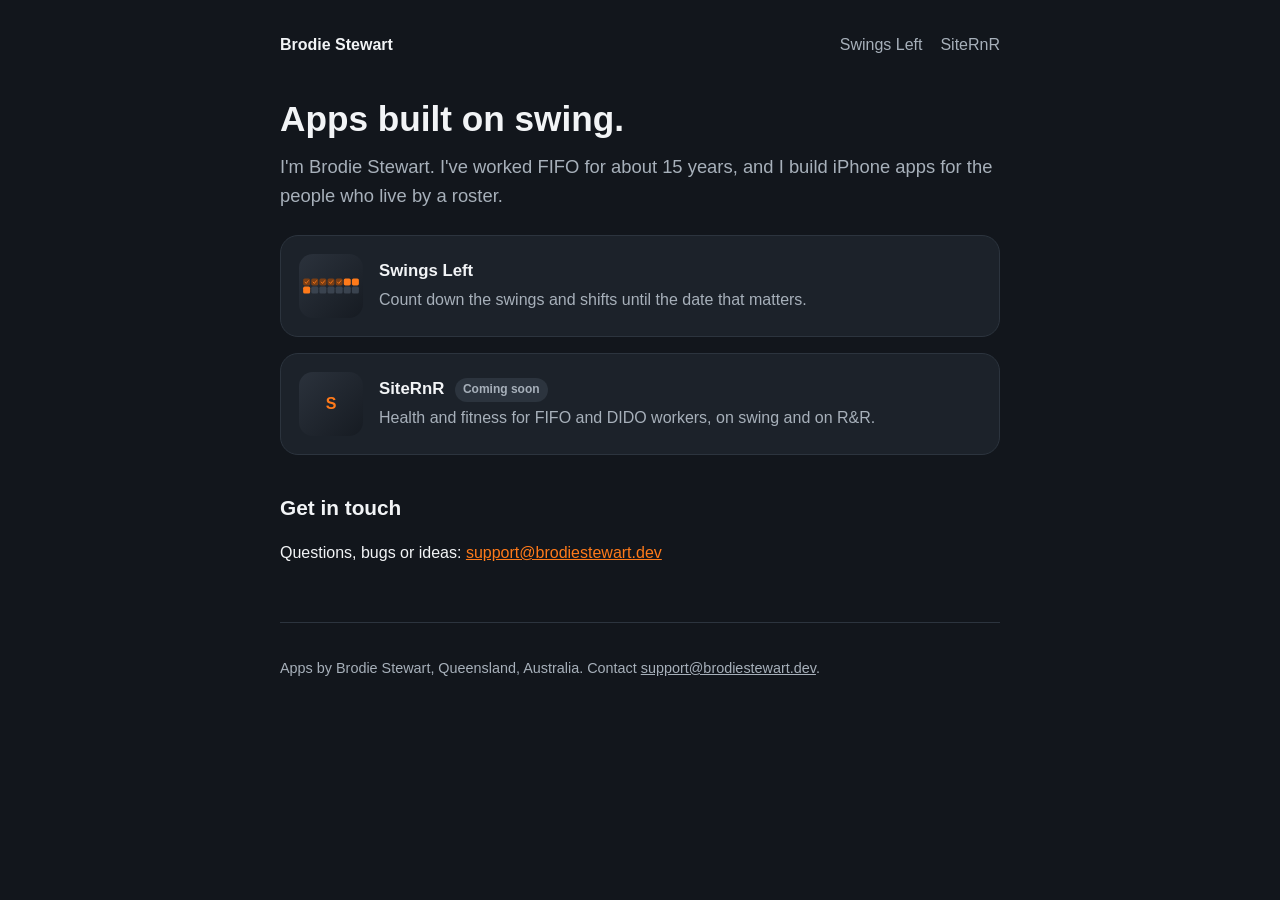
<file: index.html>
<!DOCTYPE html>
<html lang="en-AU">
<head>
<meta charset="utf-8">
<meta name="viewport" content="width=device-width, initial-scale=1">
<title>Brodie Stewart | Apps for FIFO and DIDO workers</title>
<meta name="description" content="iPhone apps by Brodie Stewart, built by a FIFO worker for FIFO and DIDO workers.">
<link rel="stylesheet" href="/style.css">
</head>
<body>
<div class="wrap">
<header class="site">
  <a href="/">Brodie Stewart</a>
  <nav><a href="/swingsleft/">Swings Left</a><a href="/siternr/">SiteRnR</a></nav>
</header>

<h1>Apps built on swing.</h1>
<p class="lead">I'm Brodie Stewart. I've worked FIFO for about 15 years, and I build iPhone apps for the people who live by a roster.</p>

<div class="cards">
  <a class="card" href="/swingsleft/">
    <img src="/img/swingsleft-icon.svg" alt="Swings Left app icon">
    <div>
      <h3>Swings Left</h3>
      <p>Count down the swings and shifts until the date that matters.</p>
    </div>
  </a>
  <a class="card" href="/siternr/">
    <div class="placeholder">S</div>
    <div>
      <h3>SiteRnR <span class="badge">Coming soon</span></h3>
      <p>Health and fitness for FIFO and DIDO workers, on swing and on R&amp;R.</p>
    </div>
  </a>
</div>

<h2>Get in touch</h2>
<p>Questions, bugs or ideas: <a href="mailto:support@brodiestewart.dev">support@brodiestewart.dev</a></p>
<footer class="site">
  <p>Apps by Brodie Stewart, Queensland, Australia. Contact <a href="mailto:support@brodiestewart.dev">support@brodiestewart.dev</a>.</p>
</footer>
</div>
</body>
</html>
</file>
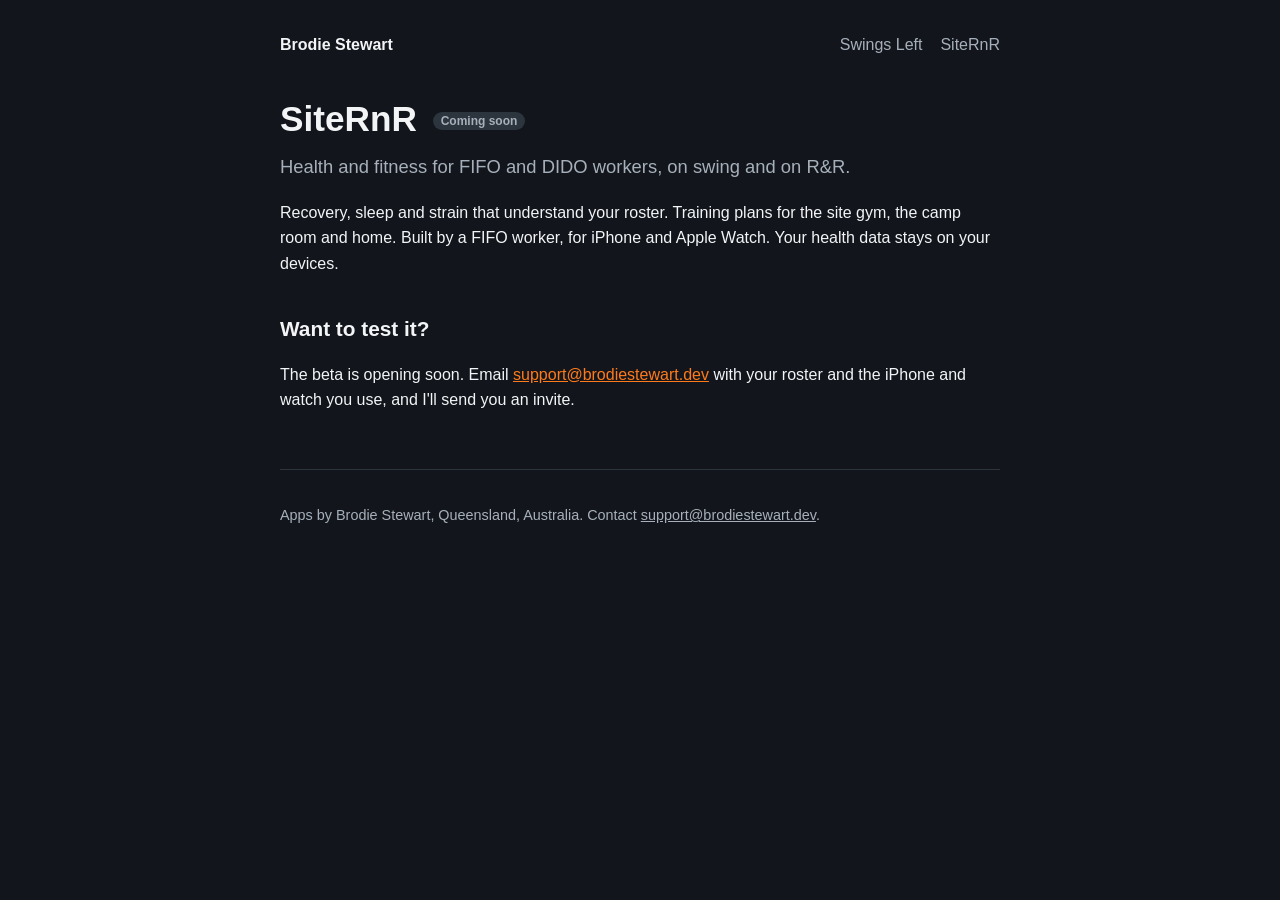
<file: siternr/index.html>
<!DOCTYPE html>
<html lang="en-AU">
<head>
<meta charset="utf-8">
<meta name="viewport" content="width=device-width, initial-scale=1">
<title>SiteRnR | Health and fitness for FIFO and DIDO workers</title>
<meta name="description" content="SiteRnR is a health and fitness app for FIFO and DIDO workers. Coming soon.">
<link rel="stylesheet" href="/style.css">
</head>
<body>
<div class="wrap">
<header class="site">
  <a href="/">Brodie Stewart</a>
  <nav><a href="/swingsleft/">Swings Left</a><a href="/siternr/">SiteRnR</a></nav>
</header>

<h1>SiteRnR <span class="badge">Coming soon</span></h1>
<p class="lead">Health and fitness for FIFO and DIDO workers, on swing and on R&amp;R.</p>

<p>Recovery, sleep and strain that understand your roster. Training plans for the site gym, the camp room and home. Built by a FIFO worker, for iPhone and Apple Watch. Your health data stays on your devices.</p>

<h2>Want to test it?</h2>
<p>The beta is opening soon. Email <a href="mailto:support@brodiestewart.dev?subject=SiteRnR%20beta">support@brodiestewart.dev</a> with your roster and the iPhone and watch you use, and I'll send you an invite.</p>
<footer class="site">
  <p>Apps by Brodie Stewart, Queensland, Australia. Contact <a href="mailto:support@brodiestewart.dev">support@brodiestewart.dev</a>.</p>
</footer>
</div>
</body>
</html>
</file>
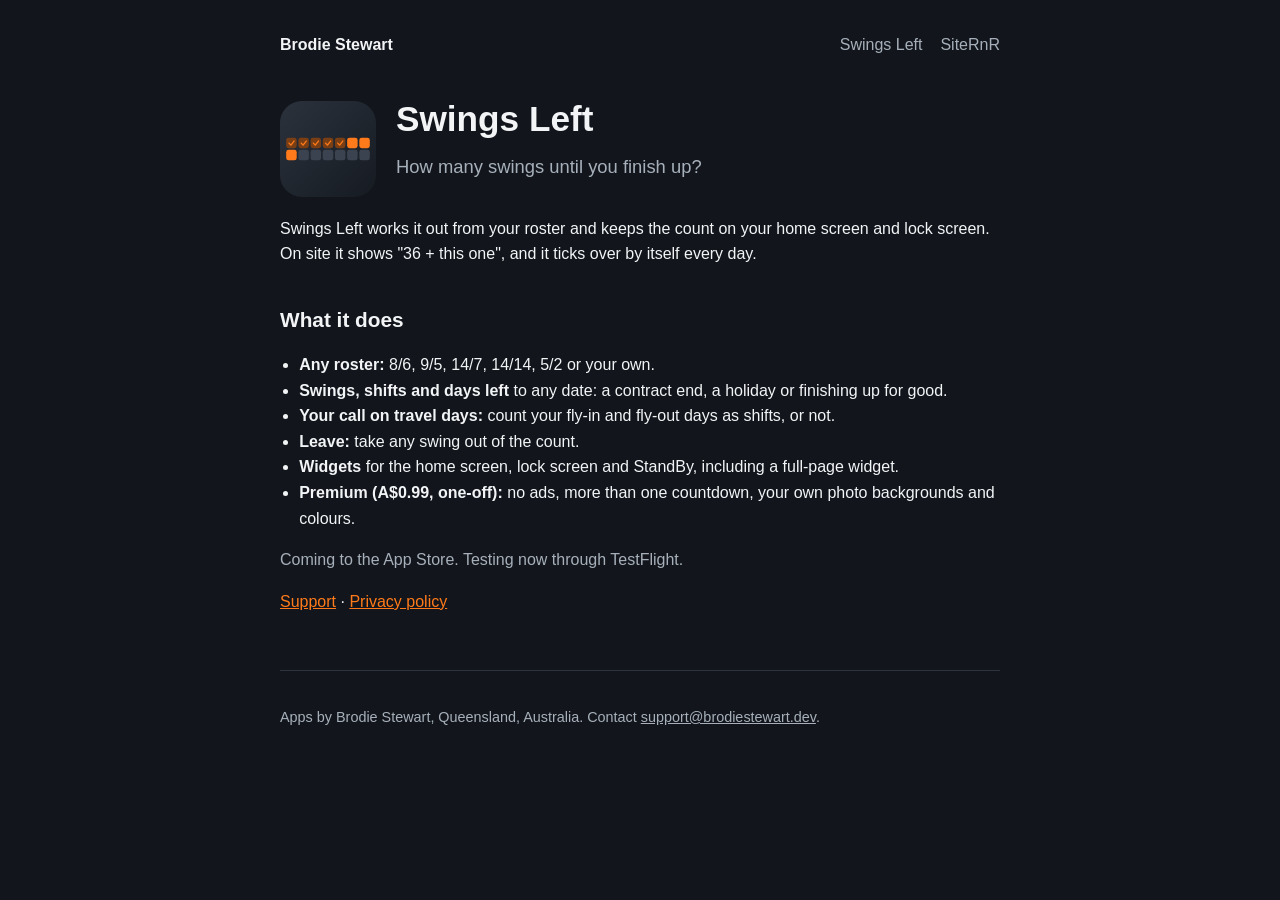
<file: swingsleft/index.html>
<!DOCTYPE html>
<html lang="en-AU">
<head>
<meta charset="utf-8">
<meta name="viewport" content="width=device-width, initial-scale=1">
<title>Swings Left | Swing and shift countdown for FIFO workers</title>
<meta name="description" content="Swings Left counts down the swings and shifts you have left, on your home screen and lock screen.">
<link rel="stylesheet" href="/style.css">
</head>
<body>
<div class="wrap">
<header class="site">
  <a href="/">Brodie Stewart</a>
  <nav><a href="/swingsleft/">Swings Left</a><a href="/siternr/">SiteRnR</a></nav>
</header>

<div class="hero">
  <img src="/img/swingsleft-icon.svg" alt="Swings Left app icon">
  <div>
    <h1>Swings Left</h1>
    <p class="lead">How many swings until you finish up?</p>
  </div>
</div>

<p>Swings Left works it out from your roster and keeps the count on your home screen and lock screen. On site it shows "36 + this one", and it ticks over by itself every day.</p>

<h2>What it does</h2>
<ul>
  <li><strong>Any roster:</strong> 8/6, 9/5, 14/7, 14/14, 5/2 or your own.</li>
  <li><strong>Swings, shifts and days left</strong> to any date: a contract end, a holiday or finishing up for good.</li>
  <li><strong>Your call on travel days:</strong> count your fly-in and fly-out days as shifts, or not.</li>
  <li><strong>Leave:</strong> take any swing out of the count.</li>
  <li><strong>Widgets</strong> for the home screen, lock screen and StandBy, including a full-page widget.</li>
  <li><strong>Premium (A$0.99, one-off):</strong> no ads, more than one countdown, your own photo backgrounds and colours.</li>
</ul>

<p class="muted">Coming to the App Store. Testing now through TestFlight.</p>

<p><a href="/swingsleft/support/">Support</a> · <a href="/swingsleft/privacy/">Privacy policy</a></p>
<footer class="site">
  <p>Apps by Brodie Stewart, Queensland, Australia. Contact <a href="mailto:support@brodiestewart.dev">support@brodiestewart.dev</a>.</p>
</footer>
</div>
</body>
</html>
</file>
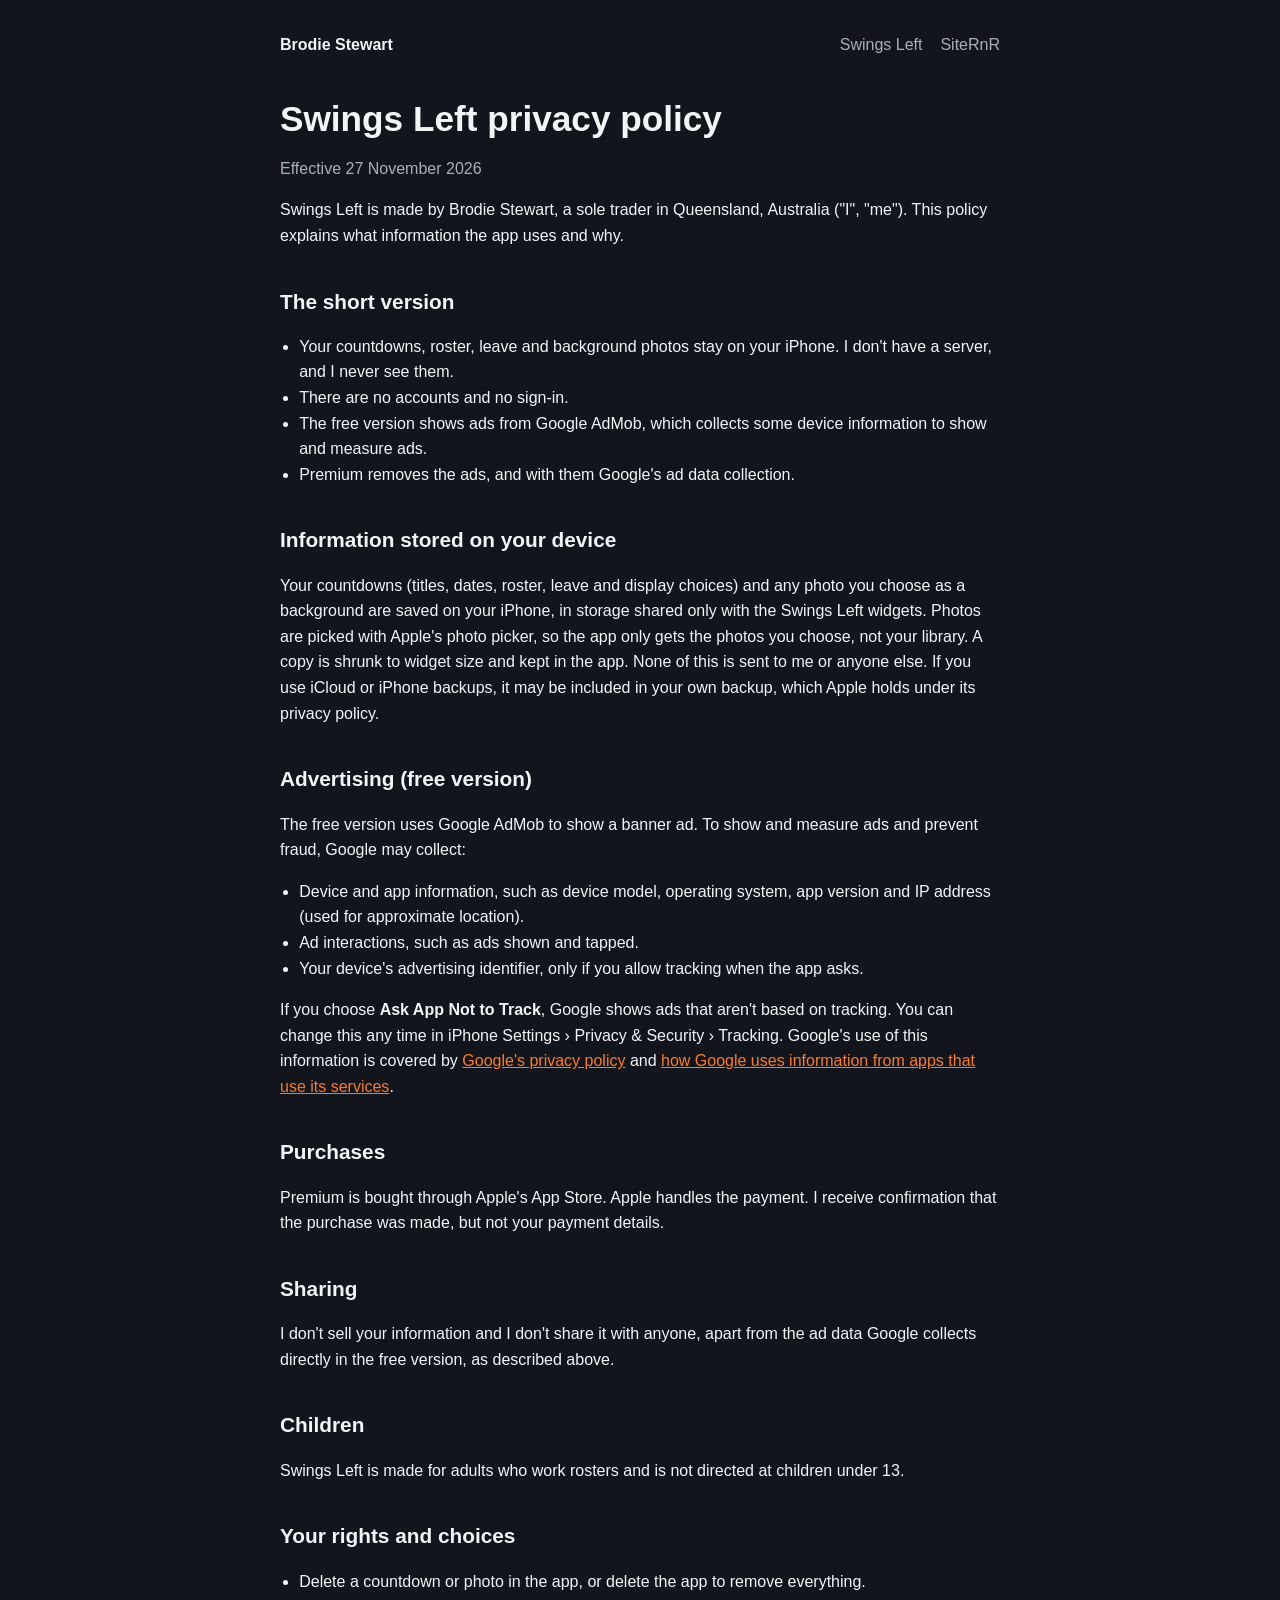
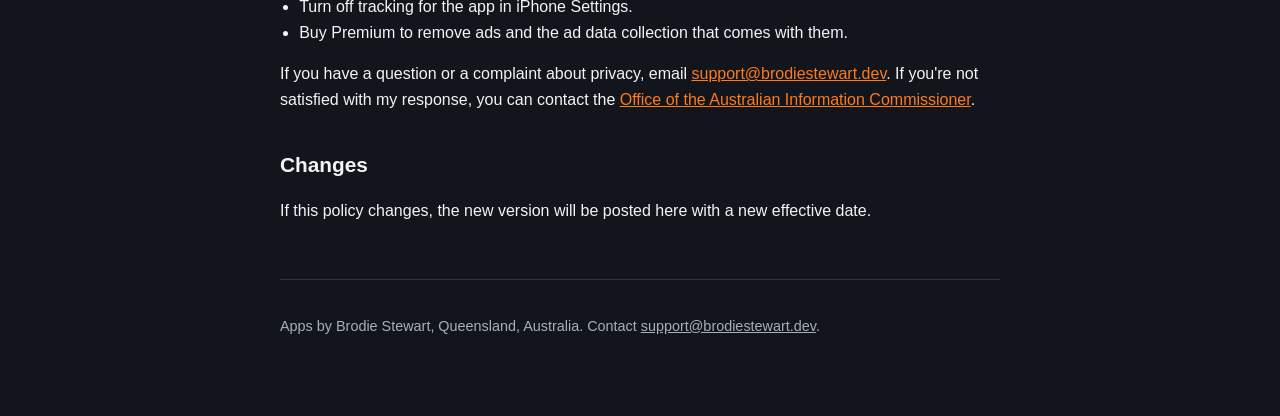
<file: swingsleft/privacy/index.html>
<!DOCTYPE html>
<html lang="en-AU">
<head>
<meta charset="utf-8">
<meta name="viewport" content="width=device-width, initial-scale=1">
<title>Swings Left privacy policy</title>
<meta name="description" content="How Swings Left handles your information.">
<link rel="stylesheet" href="/style.css">
</head>
<body>
<div class="wrap">
<header class="site">
  <a href="/">Brodie Stewart</a>
  <nav><a href="/swingsleft/">Swings Left</a><a href="/siternr/">SiteRnR</a></nav>
</header>

<h1>Swings Left privacy policy</h1>
<p class="muted">Effective 27 November 2026</p>

<p>Swings Left is made by Brodie Stewart, a sole trader in Queensland, Australia ("I", "me"). This policy explains what information the app uses and why.</p>

<h2>The short version</h2>
<ul>
  <li>Your countdowns, roster, leave and background photos stay on your iPhone. I don't have a server, and I never see them.</li>
  <li>There are no accounts and no sign-in.</li>
  <li>The free version shows ads from Google AdMob, which collects some device information to show and measure ads.</li>
  <li>Premium removes the ads, and with them Google's ad data collection.</li>
</ul>

<h2>Information stored on your device</h2>
<p>Your countdowns (titles, dates, roster, leave and display choices) and any photo you choose as a background are saved on your iPhone, in storage shared only with the Swings Left widgets. Photos are picked with Apple's photo picker, so the app only gets the photos you choose, not your library. A copy is shrunk to widget size and kept in the app. None of this is sent to me or anyone else. If you use iCloud or iPhone backups, it may be included in your own backup, which Apple holds under its privacy policy.</p>

<h2>Advertising (free version)</h2>
<p>The free version uses Google AdMob to show a banner ad. To show and measure ads and prevent fraud, Google may collect:</p>
<ul>
  <li>Device and app information, such as device model, operating system, app version and IP address (used for approximate location).</li>
  <li>Ad interactions, such as ads shown and tapped.</li>
  <li>Your device's advertising identifier, only if you allow tracking when the app asks.</li>
</ul>
<p>If you choose <strong>Ask App Not to Track</strong>, Google shows ads that aren't based on tracking. You can change this any time in iPhone Settings › Privacy &amp; Security › Tracking. Google's use of this information is covered by <a href="https://policies.google.com/privacy">Google's privacy policy</a> and <a href="https://policies.google.com/technologies/partner-sites">how Google uses information from apps that use its services</a>.</p>

<h2>Purchases</h2>
<p>Premium is bought through Apple's App Store. Apple handles the payment. I receive confirmation that the purchase was made, but not your payment details.</p>

<h2>Sharing</h2>
<p>I don't sell your information and I don't share it with anyone, apart from the ad data Google collects directly in the free version, as described above.</p>

<h2>Children</h2>
<p>Swings Left is made for adults who work rosters and is not directed at children under 13.</p>

<h2>Your rights and choices</h2>
<ul>
  <li>Delete a countdown or photo in the app, or delete the app to remove everything.</li>
  <li>Turn off tracking for the app in iPhone Settings.</li>
  <li>Buy Premium to remove ads and the ad data collection that comes with them.</li>
</ul>
<p>If you have a question or a complaint about privacy, email <a href="mailto:support@brodiestewart.dev">support@brodiestewart.dev</a>. If you're not satisfied with my response, you can contact the <a href="https://www.oaic.gov.au">Office of the Australian Information Commissioner</a>.</p>

<h2>Changes</h2>
<p>If this policy changes, the new version will be posted here with a new effective date.</p>
<footer class="site">
  <p>Apps by Brodie Stewart, Queensland, Australia. Contact <a href="mailto:support@brodiestewart.dev">support@brodiestewart.dev</a>.</p>
</footer>
</div>
</body>
</html>
</file>
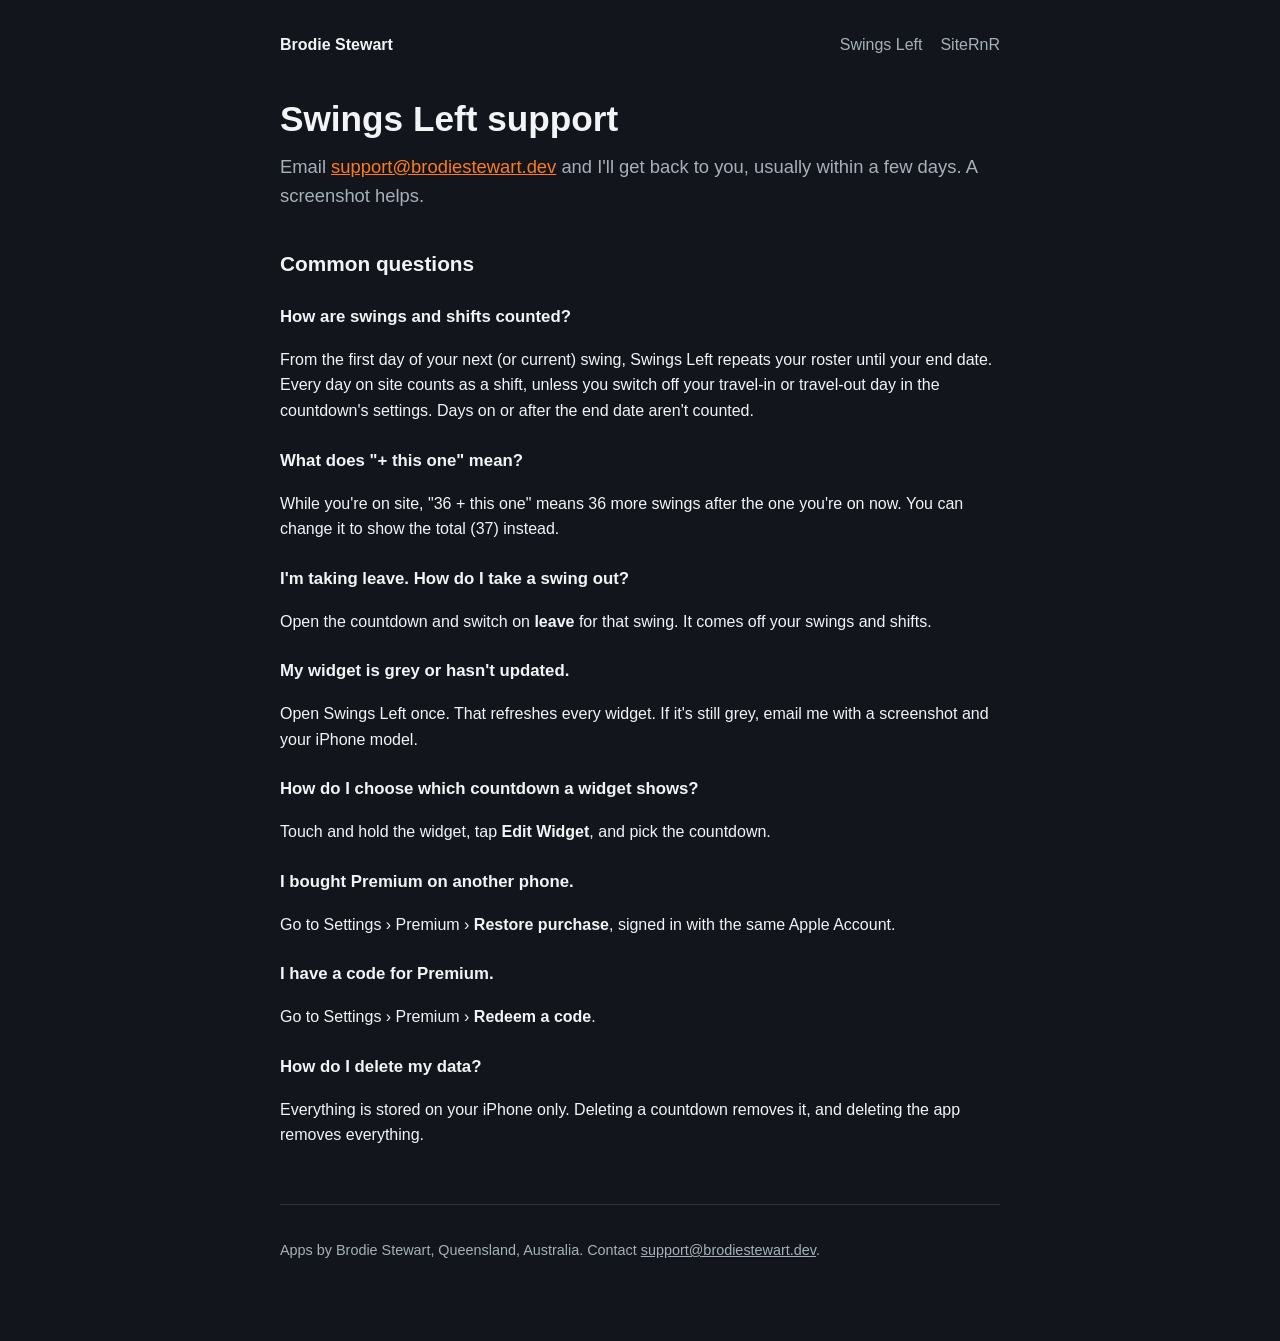
<file: swingsleft/support/index.html>
<!DOCTYPE html>
<html lang="en-AU">
<head>
<meta charset="utf-8">
<meta name="viewport" content="width=device-width, initial-scale=1">
<title>Swings Left support</title>
<meta name="description" content="Help and answers for Swings Left.">
<link rel="stylesheet" href="/style.css">
</head>
<body>
<div class="wrap">
<header class="site">
  <a href="/">Brodie Stewart</a>
  <nav><a href="/swingsleft/">Swings Left</a><a href="/siternr/">SiteRnR</a></nav>
</header>

<h1>Swings Left support</h1>
<p class="lead">Email <a href="mailto:support@brodiestewart.dev">support@brodiestewart.dev</a> and I'll get back to you, usually within a few days. A screenshot helps.</p>

<h2>Common questions</h2>

<h3>How are swings and shifts counted?</h3>
<p>From the first day of your next (or current) swing, Swings Left repeats your roster until your end date. Every day on site counts as a shift, unless you switch off your travel-in or travel-out day in the countdown's settings. Days on or after the end date aren't counted.</p>

<h3>What does "+ this one" mean?</h3>
<p>While you're on site, "36 + this one" means 36 more swings after the one you're on now. You can change it to show the total (37) instead.</p>

<h3>I'm taking leave. How do I take a swing out?</h3>
<p>Open the countdown and switch on <strong>leave</strong> for that swing. It comes off your swings and shifts.</p>

<h3>My widget is grey or hasn't updated.</h3>
<p>Open Swings Left once. That refreshes every widget. If it's still grey, email me with a screenshot and your iPhone model.</p>

<h3>How do I choose which countdown a widget shows?</h3>
<p>Touch and hold the widget, tap <strong>Edit Widget</strong>, and pick the countdown.</p>

<h3>I bought Premium on another phone.</h3>
<p>Go to Settings › Premium › <strong>Restore purchase</strong>, signed in with the same Apple Account.</p>

<h3>I have a code for Premium.</h3>
<p>Go to Settings › Premium › <strong>Redeem a code</strong>.</p>

<h3>How do I delete my data?</h3>
<p>Everything is stored on your iPhone only. Deleting a countdown removes it, and deleting the app removes everything.</p>
<footer class="site">
  <p>Apps by Brodie Stewart, Queensland, Australia. Contact <a href="mailto:support@brodiestewart.dev">support@brodiestewart.dev</a>.</p>
</footer>
</div>
</body>
</html>
</file>
<file: style.css>
:root {
  --bg: #12161c;
  --card: #1c222a;
  --text: #f2f4f6;
  --muted: #a7b0ba;
  --accent: #ff7a1a;
  --line: #2c343e;
}
* { box-sizing: border-box; }
body {
  margin: 0;
  font-family: -apple-system, BlinkMacSystemFont, "Segoe UI", Roboto, Helvetica, Arial, sans-serif;
  background: var(--bg);
  color: var(--text);
  line-height: 1.6;
}
a { color: var(--accent); }
.wrap { max-width: 760px; margin: 0 auto; padding: 32px 20px 64px; }
header.site { display: flex; justify-content: space-between; align-items: center; margin-bottom: 40px; }
header.site a { color: var(--text); text-decoration: none; font-weight: 700; }
header.site nav a { color: var(--muted); font-weight: 500; margin-left: 18px; }
h1 { font-size: 2.2rem; line-height: 1.2; margin: 0 0 12px; }
h2 { font-size: 1.3rem; margin: 36px 0 8px; }
h3 { font-size: 1.05rem; margin: 24px 0 4px; }
p.lead { font-size: 1.15rem; color: var(--muted); margin-top: 0; }
.muted { color: var(--muted); }
.cards { display: grid; gap: 16px; margin-top: 24px; }
.card {
  display: flex; gap: 16px; align-items: center;
  background: var(--card); border: 1px solid var(--line); border-radius: 18px;
  padding: 18px; color: var(--text); text-decoration: none;
}
.card img, .card .placeholder { width: 64px; height: 64px; border-radius: 14px; flex: none; }
.card .placeholder { background: linear-gradient(135deg, #2b323c, #161b22); display: grid; place-items: center; font-weight: 800; color: var(--accent); }
.card h3 { margin: 0; }
.card p { margin: 2px 0 0; color: var(--muted); }
.badge { display: inline-block; font-size: 0.75rem; padding: 2px 8px; border-radius: 99px; background: var(--line); color: var(--muted); margin-left: 6px; vertical-align: middle; }
.hero { display: flex; gap: 20px; align-items: center; margin-bottom: 8px; }
.hero img { width: 96px; height: 96px; border-radius: 22px; }
.button { display: inline-block; background: var(--accent); color: #12161c; font-weight: 700; padding: 10px 18px; border-radius: 12px; text-decoration: none; margin-top: 12px; }
ul { padding-left: 1.2rem; }
footer.site { margin-top: 56px; padding-top: 20px; border-top: 1px solid var(--line); color: var(--muted); font-size: 0.9rem; }
footer.site a { color: var(--muted); }
</file>
